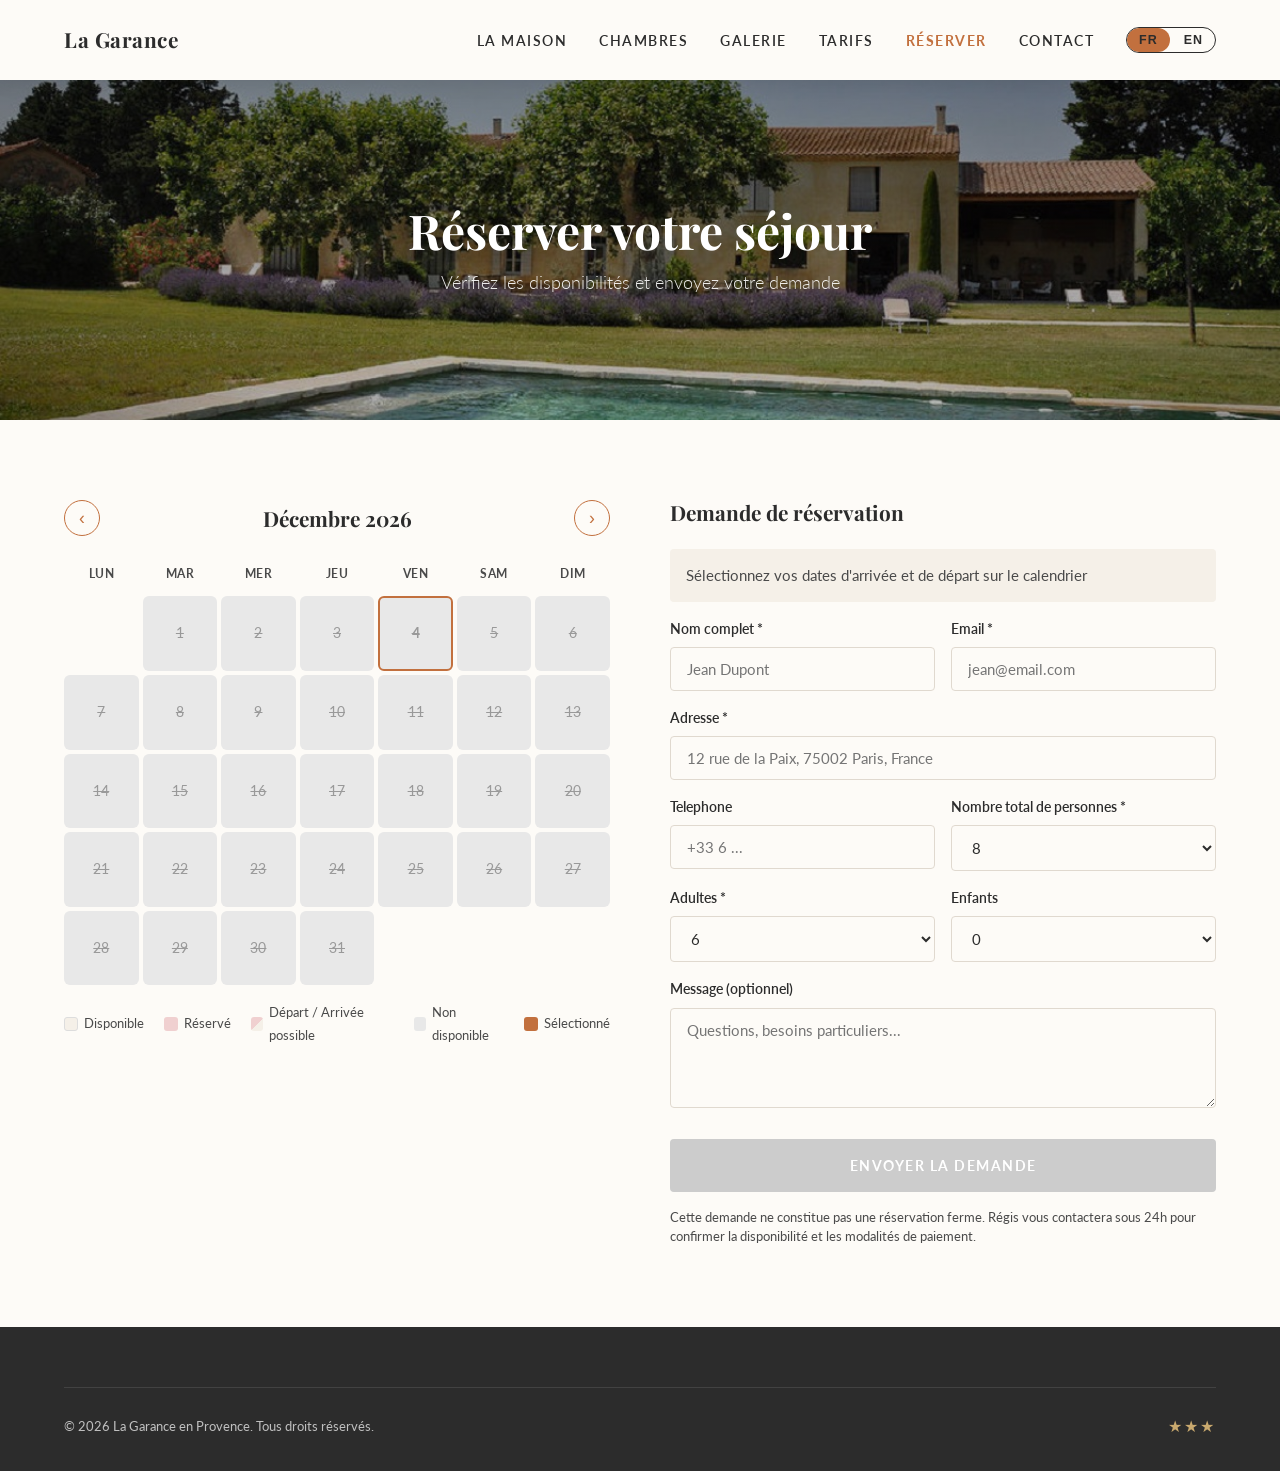
<file: booking.html>
<!DOCTYPE html>
<html lang="fr">
<head>
  <meta charset="UTF-8">
  <meta name="viewport" content="width=device-width, initial-scale=1.0">
  <title>Réserver — La Garance en Provence</title>
  <meta name="description" content="Réservez votre séjour à La Garance en Provence. Vérifiez les disponibilités et envoyez votre demande de réservation. 6 chambres, piscine, Le Thor, Vaucluse.">
  <link rel="canonical" href="https://www.garance-provence.com/booking.html">
  <meta property="og:title" content="Réserver — La Garance en Provence">
  <meta property="og:description" content="Vérifiez les disponibilités et réservez votre séjour en Provence. 6 chambres, piscine à débordement, entre Avignon et le Luberon.">
  <meta property="og:type" content="website">
  <meta property="og:url" content="https://www.garance-provence.com/booking.html">
  <meta property="og:image" content="https://www.garance-provence.com/images/garance_01.jpg">
  <meta name="twitter:card" content="summary_large_image">
  <meta name="twitter:title" content="Réserver — La Garance en Provence">
  <meta name="twitter:image" content="https://www.garance-provence.com/images/garance_01.jpg">

  <!-- Fonts -->
  <link rel="preconnect" href="https://fonts.googleapis.com">
  <link rel="preconnect" href="https://fonts.gstatic.com" crossorigin>
  <link href="https://fonts.googleapis.com/css2?family=Playfair+Display:ital,wght@0,400;0,700;1,400&family=Lato:wght@300;400;700&display=swap" rel="stylesheet">

  <link rel="icon" href="data:image/svg+xml,<svg xmlns='http://www.w3.org/2000/svg' viewBox='0 0 100 100'><text y='.9em' font-size='90'>🏡</text></svg>">

  <link rel="stylesheet" href="styles.css">
  <style>
    /* ---- Booking page overrides ---- */
    .booking-hero {
      background: linear-gradient(to bottom, rgba(0,0,0,0.45), rgba(0,0,0,0.25)),
                  url('images/garance_03.jpg') center/cover no-repeat;
      height: 340px;
      display: flex;
      align-items: center;
      justify-content: center;
      text-align: center;
      color: #fff;
      margin-top: var(--header-h);
    }
    .booking-hero h1 { font-size: clamp(2rem, 4vw, 3rem); margin-bottom: 8px; }
    .booking-hero p { font-size: 1.1rem; font-weight: 300; opacity: 0.9; }

    .booking-section { padding: 80px 0; }
    .booking-grid {
      display: grid;
      grid-template-columns: 1fr 1fr;
      gap: 60px;
      align-items: start;
    }

    /* Calendar */
    .cal-header {
      display: flex;
      align-items: center;
      justify-content: space-between;
      margin-bottom: 20px;
    }
    .cal-header h3 {
      font-family: var(--font-serif);
      font-size: 1.3rem;
      min-width: 200px;
      text-align: center;
    }
    .cal-nav {
      background: none;
      border: 1.5px solid var(--terracotta);
      color: var(--terracotta);
      width: 36px;
      height: 36px;
      border-radius: 50%;
      cursor: pointer;
      font-size: 1.1rem;
      display: flex;
      align-items: center;
      justify-content: center;
      transition: all var(--transition);
    }
    .cal-nav:hover { background: var(--terracotta); color: #fff; }

    .cal-grid {
      display: grid;
      grid-template-columns: repeat(7, 1fr);
      gap: 4px;
      text-align: center;
    }
    .cal-day-label {
      font-size: 0.75rem;
      font-weight: 700;
      color: var(--charcoal-lt);
      text-transform: uppercase;
      letter-spacing: 0.5px;
      padding: 8px 0;
    }
    .cal-day {
      aspect-ratio: 1;
      display: flex;
      align-items: center;
      justify-content: center;
      font-size: 0.9rem;
      border-radius: 6px;
      cursor: pointer;
      transition: all 0.2s;
      position: relative;
    }
    .cal-day:hover:not(.booked):not(.unavailable):not(.empty):not(.past) {
      background: var(--cream);
    }
    .cal-day.empty { cursor: default; }
    .cal-day.past { color: #ccc; cursor: default; }
    .cal-day.booked {
      background: #f0d0d0;
      color: #a04040;
      cursor: not-allowed;
      font-weight: 600;
    }
    .cal-day.unavailable {
      background: #e8e8e8;
      color: #999;
      cursor: not-allowed;
      text-decoration: line-through;
    }
    .cal-day.checkout {
      background: linear-gradient(135deg, #f0d0d0 50%, var(--cream) 50%);
      color: #666;
      cursor: pointer;
      font-weight: 600;
    }
    .cal-day.selected {
      background: var(--terracotta);
      color: #fff;
      font-weight: 700;
    }
    .cal-day.in-range {
      background: var(--terracotta-lt);
      color: #fff;
    }
    .cal-day.today {
      border: 2px solid var(--terracotta);
      font-weight: 700;
    }

    .cal-legend {
      display: flex;
      gap: 20px;
      margin-top: 16px;
      font-size: 0.82rem;
      color: var(--charcoal-lt);
    }
    .cal-legend span { display: flex; align-items: center; gap: 6px; }
    .cal-legend-dot {
      width: 14px;
      height: 14px;
      border-radius: 3px;
      display: inline-block;
    }
    .cal-legend-dot.avail { background: var(--cream); border: 1px solid #ddd; }
    .cal-legend-dot.booked { background: #f0d0d0; }
    .cal-legend-dot.unavail { background: #e8e8e8; }
    .cal-legend-dot.checkout { background: linear-gradient(135deg, #f0d0d0 50%, var(--cream) 50%); }
    .cal-legend-dot.selected { background: var(--terracotta); }

    /* Price summary */
    .price-summary {
      background: var(--cream);
      border-radius: 8px;
      padding: 24px;
      margin-top: 24px;
    }
    .price-summary h4 {
      font-family: var(--font-serif);
      margin-bottom: 16px;
      font-size: 1.1rem;
    }
    .price-line {
      display: flex;
      justify-content: space-between;
      padding: 6px 0;
      font-size: 0.92rem;
      color: var(--charcoal-lt);
    }
    .price-line.total {
      border-top: 2px solid var(--terracotta-lt);
      margin-top: 8px;
      padding-top: 12px;
      font-weight: 700;
      font-size: 1.1rem;
      color: var(--charcoal);
    }

    /* Booking form */
    .booking-form-section { margin-top: 0; }
    .booking-form-section h3 {
      font-family: var(--font-serif);
      font-size: 1.3rem;
      margin-bottom: 24px;
    }

    .booking-form label {
      display: block;
      font-size: 0.85rem;
      font-weight: 600;
      margin-bottom: 6px;
      color: var(--charcoal);
    }
    .booking-form input,
    .booking-form select,
    .booking-form textarea {
      width: 100%;
      padding: 12px 16px;
      border: 1.5px solid #e0d9cf;
      border-radius: 4px;
      font-family: var(--font-sans);
      font-size: 0.95rem;
      color: var(--charcoal);
      background: var(--warm-white);
      margin-bottom: 16px;
      transition: border-color var(--transition);
    }
    .booking-form input:focus,
    .booking-form select:focus,
    .booking-form textarea:focus {
      outline: none;
      border-color: var(--terracotta);
    }
    .booking-form textarea { resize: vertical; min-height: 100px; }

    .form-row-2 {
      display: grid;
      grid-template-columns: 1fr 1fr;
      gap: 16px;
    }

    .date-display {
      background: var(--cream);
      padding: 14px 16px;
      border-radius: 4px;
      font-size: 0.92rem;
      margin-bottom: 16px;
      color: var(--charcoal-lt);
      min-height: 48px;
    }
    .date-display strong { color: var(--charcoal); }

    .btn-book {
      display: block;
      width: 100%;
      padding: 16px;
      background: var(--terracotta);
      color: #fff;
      border: 2px solid var(--terracotta);
      font-family: var(--font-sans);
      font-size: 0.9rem;
      font-weight: 700;
      letter-spacing: 1.5px;
      text-transform: uppercase;
      cursor: pointer;
      border-radius: 4px;
      transition: all var(--transition);
      margin-top: 8px;
    }
    .btn-book:hover { background: var(--terracotta-dk); border-color: var(--terracotta-dk); }
    .btn-book:disabled {
      background: #ccc;
      border-color: #ccc;
      cursor: not-allowed;
    }

    .booking-success {
      background: #e8f5e9;
      border: 1px solid #a5d6a7;
      border-radius: 8px;
      padding: 24px;
      text-align: center;
      display: none;
    }
    .booking-success h3 { color: #2e7d32; margin-bottom: 8px; }
    .booking-success p { color: #4a4a4a; }
    .booking-success .booking-ref { font-size: 1.3rem; font-weight: 700; color: var(--terracotta); margin: 12px 0; }

    .booking-note {
      font-size: 0.82rem;
      color: var(--charcoal-lt);
      margin-top: 16px;
      line-height: 1.5;
    }

    @media (max-width: 768px) {
      .booking-grid { grid-template-columns: 1fr; gap: 40px; }
      .booking-hero { height: 260px; }
      .form-row-2 { grid-template-columns: 1fr; }
    }
  </style>
</head>
<body>

  <!-- HEADER (same as main site) -->
  <header class="site-header scrolled">
    <nav class="nav-inner">
      <a href="/" class="nav-logo" style="color:var(--charcoal)">La Garance</a>
      <ul class="nav-links">
        <li><a href="/#about" style="color:var(--charcoal)" data-i18n="nav_about">La Maison</a></li>
        <li><a href="/#rooms" style="color:var(--charcoal)" data-i18n="nav_rooms">Chambres</a></li>
        <li><a href="/#gallery" style="color:var(--charcoal)" data-i18n="nav_gallery">Galerie</a></li>
        <li><a href="/#pricing" style="color:var(--charcoal)" data-i18n="nav_pricing">Tarifs</a></li>
        <li><a href="/booking" style="color:var(--terracotta);font-weight:700" data-i18n="nav_booking">Réserver</a></li>
        <li><a href="/#contact" style="color:var(--charcoal)" data-i18n="nav_contact">Contact</a></li>
        <li>
          <div class="lang-toggle" style="border-color:var(--charcoal)">
            <button class="lang-btn active" data-lang="fr" style="color:var(--charcoal)">FR</button>
            <button class="lang-btn" data-lang="en" style="color:var(--charcoal)">EN</button>
          </div>
        </li>
      </ul>
      <button class="nav-hamburger" aria-label="Menu">
        <span style="background:var(--charcoal)"></span>
        <span style="background:var(--charcoal)"></span>
        <span style="background:var(--charcoal)"></span>
      </button>
    </nav>
  </header>

  <!-- HERO -->
  <div class="booking-hero">
    <div>
      <h1 data-i18n="bk_title">Réserver votre séjour</h1>
      <p data-i18n="bk_subtitle">Vérifiez les disponibilités et envoyez votre demande</p>
    </div>
  </div>

  <!-- MAIN CONTENT -->
  <section class="booking-section">
    <div class="container">
      <div class="booking-grid">

        <!-- LEFT: Calendar + Price -->
        <div>
          <div id="calendar-widget">
            <div class="cal-header">
              <button class="cal-nav" id="cal-prev">&#8249;</button>
              <h3 id="cal-title"></h3>
              <button class="cal-nav" id="cal-next">&#8250;</button>
            </div>
            <div class="cal-grid" id="cal-grid"></div>
            <div class="cal-legend">
              <span><span class="cal-legend-dot avail"></span> <span data-i18n="bk_available">Disponible</span></span>
              <span><span class="cal-legend-dot booked"></span> <span data-i18n="bk_booked">Réservé</span></span>
              <span><span class="cal-legend-dot checkout"></span> <span data-i18n="bk_checkout_avail">Départ / Arrivée possible</span></span>
              <span><span class="cal-legend-dot unavail"></span> <span data-i18n="bk_unavailable">Non disponible</span></span>
              <span><span class="cal-legend-dot selected"></span> <span data-i18n="bk_selected">Sélectionné</span></span>
            </div>
          </div>

          <div class="price-summary" id="price-summary" style="display:none">
            <h4 data-i18n="bk_estimate">Estimation tarifaire</h4>
            <div class="price-line">
              <span data-i18n="bk_accom">Hébergement</span>
              <span id="price-accom">—</span>
            </div>
            <div class="price-line">
              <span data-i18n="bk_cleaning">Ménage</span>
              <span id="price-cleaning">250 €</span>
            </div>
            <div class="price-line">
              <span data-i18n="bk_taxe">Taxe de séjour</span>
              <span id="price-taxe">—</span>
            </div>
            <div class="price-line total">
              <span>Total</span>
              <span id="price-total">—</span>
            </div>
          </div>
        </div>

        <!-- RIGHT: Form -->
        <div class="booking-form-section">
          <h3 data-i18n="bk_form_title">Demande de réservation</h3>

          <div class="date-display" id="date-display">
            <span data-i18n="bk_select_dates">Sélectionnez vos dates d'arrivée et de départ sur le calendrier</span>
          </div>

          <form class="booking-form" id="booking-form">
            <div class="form-row-2">
              <div>
                <label data-i18n="bk_name">Nom complet *</label>
                <input type="text" name="guest_name" required placeholder="Jean Dupont">
              </div>
              <div>
                <label data-i18n="bk_email">Email *</label>
                <input type="email" name="guest_email" required placeholder="jean@email.com">
              </div>
            </div>

            <label data-i18n="bk_address">Adresse *</label>
            <input type="text" name="guest_address" required data-i18n="bk_ph_address" placeholder="12 rue de la Paix, 75002 Paris, France">

            <div class="form-row-2">
              <div>
                <label data-i18n="bk_phone">Téléphone</label>
                <input type="tel" name="guest_phone" placeholder="+33 6 ...">
              </div>
              <div>
                <label data-i18n="bk_guests">Nombre total de personnes *</label>
                <select name="num_guests" required>
                  <option value="2">2</option>
                  <option value="4">4</option>
                  <option value="6">6</option>
                  <option value="8" selected>8</option>
                  <option value="10">10</option>
                  <option value="12">12</option>
                </select>
              </div>
            </div>

            <div class="form-row-2">
              <div>
                <label data-i18n="bk_adults">Adultes *</label>
                <select name="num_adults" required>
                  <option value="2">2</option>
                  <option value="4">4</option>
                  <option value="6" selected>6</option>
                  <option value="8">8</option>
                  <option value="10">10</option>
                  <option value="12">12</option>
                </select>
              </div>
              <div>
                <label data-i18n="bk_children">Enfants</label>
                <select name="num_children">
                  <option value="0" selected>0</option>
                  <option value="1">1</option>
                  <option value="2">2</option>
                  <option value="3">3</option>
                  <option value="4">4</option>
                  <option value="5">5</option>
                  <option value="6">6</option>
                </select>
              </div>
            </div>

            <label data-i18n="bk_message">Message (optionnel)</label>
            <textarea name="message" rows="4" data-i18n="bk_ph_message" placeholder="Questions, besoins particuliers..."></textarea>

            <button type="submit" class="btn-book" id="btn-book" disabled data-i18n="bk_submit">Envoyer la demande</button>

            <p class="booking-note" data-i18n="bk_note">
              Cette demande ne constitue pas une réservation ferme. Régis vous contactera sous 24h pour confirmer la disponibilité et les modalités de paiement.
            </p>
          </form>

          <div class="booking-success" id="booking-success">
            <h3 data-i18n="bk_success_title">Demande envoyée !</h3>
            <p data-i18n="bk_success_p1">Votre demande a bien été enregistrée.</p>
            <div class="booking-ref" id="booking-ref"></div>
            <p data-i18n="bk_success_p2">Régis vous contactera sous 24h pour confirmer votre réservation.</p>
          </div>
        </div>

      </div>
    </div>
  </section>

  <!-- FOOTER -->
  <footer class="site-footer">
    <div class="container">
      <div class="footer-bottom">
        <span data-i18n="footer_copy">© 2026 La Garance en Provence. Tous droits réservés.</span>
        <span class="footer-stars">★★★</span>
      </div>
    </div>
  </footer>

  <script>
  (function() {
    'use strict';

    // ---- Config (STATIC MODE — no backend needed) ----
    // Blocked date ranges: update this list when bookings change
    // Booked = reserved by guests (to = checkout day, available for new check-in)
    const BOOKED_RANGES = [
      { from: '2026-06-27', to: '2026-07-04' },  // Carter
      { from: '2026-07-18', to: '2026-07-25' },  // Jault
      { from: '2026-07-25', to: '2026-09-05' },  // De Graaf
    ];
    // Checkout days = half-day (departure morning, available for check-in evening)
    // Days where a transition happens: available as check-in OR check-out
    const CHECKOUT_DATES = new Set(['2026-07-04', '2026-07-18']);
    // Unavailable = property not available (not rented out)
    const UNAVAILABLE_RANGES = [
      { from: '2026-01-01', to: '2026-06-27' },  // Hors saison
      { from: '2026-09-05', to: '2026-12-31' },  // Hors saison
    ];

    // Weekly rates by month
    const WEEKLY_RATES = {
      1: 6500, 2: 6500, 3: 6500, 4: 6500, 5: 6500,
      6: 7150, 7: 7650, 8: 7650, 9: 7150,
      10: 6500, 11: 6500, 12: 6500,
    };

    // Contact email for form submissions
    const CONTACT_EMAIL = atob('Y29udGFjdEBnYXJhbmNlLXByb3ZlbmNlLmNvbQ==');

    const MONTH_NAMES = {
      fr: ['Janvier','Février','Mars','Avril','Mai','Juin','Juillet','Août','Septembre','Octobre','Novembre','Décembre'],
      en: ['January','February','March','April','May','June','July','August','September','October','November','December'],
    };
    const DAY_LABELS = {
      fr: ['Lun','Mar','Mer','Jeu','Ven','Sam','Dim'],
      en: ['Mon','Tue','Wed','Thu','Fri','Sat','Sun'],
    };

    // ---- Translations ----
    const T = {
      fr: {
        nav_about: 'La Maison', nav_rooms: 'Chambres', nav_gallery: 'Galerie',
        nav_pricing: 'Tarifs', nav_booking: 'Réserver', nav_contact: 'Contact',
        bk_title: 'Réserver votre séjour',
        bk_subtitle: 'Vérifiez les disponibilités et envoyez votre demande',
        bk_available: 'Disponible', bk_booked: 'Réservé', bk_unavailable: 'Non disponible', bk_selected: 'Sélectionné',
        bk_estimate: 'Estimation tarifaire',
        bk_accom: 'Hébergement', bk_cleaning: 'Ménage', bk_taxe: 'Taxe de séjour',
        bk_form_title: 'Demande de réservation',
        bk_select_dates: "Sélectionnez vos dates d'arrivée et de départ sur le calendrier",
        bk_name: 'Nom complet *', bk_email: 'Email *', bk_address: 'Adresse *', bk_ph_address: '12 rue de la Paix, 75002 Paris, France', bk_phone: 'Telephone',
        bk_guests: 'Nombre total de personnes *', bk_adults: 'Adultes *', bk_children: 'Enfants',
        bk_message: 'Message (optionnel)',
        bk_ph_message: 'Questions, besoins particuliers...',
        bk_submit: 'Envoyer la demande',
        bk_note: "Cette demande ne constitue pas une réservation ferme. Régis vous contactera sous 24h pour confirmer la disponibilité et les modalités de paiement.",
        bk_success_title: 'Demande envoyée !',
        bk_success_p1: 'Votre demande a bien été enregistrée.',
        bk_success_p2: 'Régis vous contactera sous 24h pour confirmer votre réservation.',
        bk_checkin: 'Arrivée', bk_checkout: 'Départ', bk_nights: 'nuits',
        bk_err_booked: 'Certaines dates sélectionnées sont déjà réservées.',
        bk_err_server: 'Erreur serveur. Veuillez réessayer.',
        footer_copy: '© 2026 La Garance en Provence. Tous droits réservés.',
      },
      en: {
        nav_about: 'The House', nav_rooms: 'Rooms', nav_gallery: 'Gallery',
        nav_pricing: 'Rates', nav_booking: 'Book', nav_contact: 'Contact',
        bk_title: 'Book your stay',
        bk_subtitle: 'Check availability and send your request',
        bk_available: 'Available', bk_booked: 'Booked', bk_unavailable: 'Unavailable', bk_selected: 'Selected',
        bk_estimate: 'Price estimate',
        bk_accom: 'Accommodation', bk_cleaning: 'Cleaning', bk_taxe: 'Tourist tax',
        bk_form_title: 'Booking request',
        bk_select_dates: 'Select your check-in and check-out dates on the calendar',
        bk_name: 'Full name *', bk_email: 'Email *', bk_address: 'Address *', bk_ph_address: '12 Peace Street, 75002 Paris, France', bk_phone: 'Phone',
        bk_guests: 'Total guests *', bk_adults: 'Adults *', bk_children: 'Children',
        bk_message: 'Message (optional)',
        bk_ph_message: 'Questions, special requirements...',
        bk_submit: 'Send request',
        bk_note: "This request is not a confirmed booking. Régis will contact you within 24 hours to confirm availability and payment details.",
        bk_success_title: 'Request sent!',
        bk_success_p1: 'Your request has been recorded.',
        bk_success_p2: 'Régis will contact you within 24 hours to confirm your booking.',
        bk_checkin: 'Check-in', bk_checkout: 'Check-out', bk_nights: 'nights',
        bk_err_booked: 'Some selected dates are already booked.',
        bk_err_server: 'Server error. Please try again.',
        footer_copy: '© 2026 La Garance en Provence. All rights reserved.',
      },
    };

    let lang = localStorage.getItem('garance-lang') || 'fr';
    let currentYear, currentMonth;
    let bookedDates = new Set();
    let unavailableDates = new Set();
    let checkIn = null, checkOut = null;
    let weeklyRate = 3000;

    const today = new Date();
    currentYear = today.getFullYear();
    currentMonth = today.getMonth() + 1;

    // ---- Init ----
    document.addEventListener('DOMContentLoaded', () => {
      setupLang();
      renderCalendar();
      setupForm();
      setupMobileMenu();
    });

    // ---- Language ----
    function setupLang() {
      document.querySelectorAll('.lang-btn').forEach(btn => {
        btn.addEventListener('click', () => {
          lang = btn.dataset.lang;
          localStorage.setItem('garance-lang', lang);
          applyTranslations();
          updateLangBtns();
          renderCalendar();
        });
      });
      applyTranslations();
      updateLangBtns();
    }

    function updateLangBtns() {
      document.querySelectorAll('.lang-btn').forEach(b =>
        b.classList.toggle('active', b.dataset.lang === lang));
    }

    function applyTranslations() {
      const t = T[lang];
      document.querySelectorAll('[data-i18n]').forEach(el => {
        const k = el.getAttribute('data-i18n');
        if (t[k] !== undefined) {
          if (el.tagName === 'INPUT' || el.tagName === 'TEXTAREA') el.placeholder = t[k];
          else el.innerHTML = t[k];
        }
      });
      document.documentElement.lang = lang;
    }

    // ---- Calendar ----
    function renderCalendar() {
      const grid = document.getElementById('cal-grid');
      const title = document.getElementById('cal-title');
      title.textContent = `${MONTH_NAMES[lang][currentMonth - 1]} ${currentYear}`;

      // Build booked & unavailable dates from static ranges
      bookedDates = new Set();
      unavailableDates = new Set();
      weeklyRate = WEEKLY_RATES[currentMonth] || 6500;
      const daysInMonth = new Date(currentYear, currentMonth, 0).getDate();
      const monthStart = `${currentYear}-${String(currentMonth).padStart(2,'0')}-01`;
      const monthEnd = `${currentYear}-${String(currentMonth).padStart(2,'0')}-${String(daysInMonth).padStart(2,'0')}`;

      function fillDates(ranges, targetSet) {
        ranges.forEach(range => {
          if (range.to < monthStart || range.from > monthEnd) return;
          const start = new Date(Math.max(new Date(range.from), new Date(monthStart)));
          const end = new Date(Math.min(new Date(range.to), new Date(monthEnd)));
          for (let d = new Date(start); d <= end; d.setDate(d.getDate() + 1)) {
            targetSet.add(d.toISOString().slice(0, 10));
          }
        });
      }
      fillDates(BOOKED_RANGES, bookedDates);
      fillDates(UNAVAILABLE_RANGES, unavailableDates);
      // Remove checkout days from booked — they are available for check-in
      CHECKOUT_DATES.forEach(d => bookedDates.delete(d));

      // Build grid
      grid.innerHTML = '';

      // Day labels
      DAY_LABELS[lang].forEach(d => {
        const el = document.createElement('div');
        el.className = 'cal-day-label';
        el.textContent = d;
        grid.appendChild(el);
      });

      // First day of month (Monday=0)
      const firstDay = new Date(currentYear, currentMonth - 1, 1).getDay();
      const startOffset = (firstDay + 6) % 7; // Mon=0

      // Empty cells
      for (let i = 0; i < startOffset; i++) {
        const el = document.createElement('div');
        el.className = 'cal-day empty';
        grid.appendChild(el);
      }

      const todayStr = `${today.getFullYear()}-${String(today.getMonth()+1).padStart(2,'0')}-${String(today.getDate()).padStart(2,'0')}`;

      for (let d = 1; d <= daysInMonth; d++) {
        const dateStr = `${currentYear}-${String(currentMonth).padStart(2,'0')}-${String(d).padStart(2,'0')}`;
        const el = document.createElement('div');
        el.className = 'cal-day';
        el.textContent = d;
        el.dataset.date = dateStr;

        if (dateStr === todayStr) el.classList.add('today');
        if (dateStr < todayStr) el.classList.add('past');
        if (CHECKOUT_DATES.has(dateStr)) {
          el.classList.add('checkout');
        } else if (bookedDates.has(dateStr)) {
          el.classList.add('booked');
        }
        if (unavailableDates.has(dateStr) && !bookedDates.has(dateStr)) el.classList.add('unavailable');

        // Selection state
        if (checkIn === dateStr) el.classList.add('selected');
        if (checkOut === dateStr) el.classList.add('selected');
        if (checkIn && checkOut && dateStr > checkIn && dateStr < checkOut) el.classList.add('in-range');

        el.addEventListener('click', () => onDayClick(dateStr, el));
        grid.appendChild(el);
      }
    }

    function onDayClick(dateStr) {
      const el = document.querySelector(`[data-date="${dateStr}"]`);
      if (!el || el.classList.contains('past') || el.classList.contains('booked') || el.classList.contains('unavailable') || el.classList.contains('empty')) return;

      if (!checkIn || (checkIn && checkOut)) {
        // Start new selection
        checkIn = dateStr;
        checkOut = null;
      } else {
        // Set checkout
        if (dateStr <= checkIn) {
          checkIn = dateStr;
          checkOut = null;
        } else {
          // Check no booked dates in range
          let blocked = false;
          bookedDates.forEach(bd => {
            if (bd > checkIn && bd < dateStr) blocked = true;
          });
          if (blocked) {
            alert(T[lang].bk_err_booked);
            return;
          }
          checkOut = dateStr;
        }
      }

      updateSelection();
      renderCalendar();
    }

    function updateSelection() {
      const display = document.getElementById('date-display');
      const btn = document.getElementById('btn-book');
      const summary = document.getElementById('price-summary');

      if (checkIn && checkOut) {
        const ciDate = new Date(checkIn);
        const coDate = new Date(checkOut);
        const nights = Math.round((coDate - ciDate) / 86400000);
        const t = T[lang];

        const fmt = d => d.toLocaleDateString(lang === 'fr' ? 'fr-FR' : 'en-GB', { day: 'numeric', month: 'long', year: 'numeric' });
        display.innerHTML = `<strong>${t.bk_checkin}:</strong> ${fmt(ciDate)} &nbsp;→&nbsp; <strong>${t.bk_checkout}:</strong> ${fmt(coDate)} &nbsp;(${nights} ${t.bk_nights})`;

        // Price calc
        const weeks = nights / 7;
        const accom = weeklyRate * weeks;
        const cleaning = 250 * weeks;
        const adults = parseInt(document.querySelector('[name="num_adults"]').value) || 6;
        const taxe = adults * nights * 1.86;
        const total = accom + cleaning + taxe;

        document.getElementById('price-accom').textContent = `${Math.round(accom).toLocaleString()} €`;
        document.getElementById('price-cleaning').textContent = `${Math.round(cleaning).toLocaleString()} €`;
        document.getElementById('price-taxe').textContent = `${Math.round(taxe)} €`;
        document.getElementById('price-total').textContent = `${Math.round(total).toLocaleString()} €`;

        summary.style.display = 'block';
        btn.disabled = false;
      } else if (checkIn) {
        const ciDate = new Date(checkIn);
        const fmt = d => d.toLocaleDateString(lang === 'fr' ? 'fr-FR' : 'en-GB', { day: 'numeric', month: 'long', year: 'numeric' });
        display.innerHTML = `<strong>${T[lang].bk_checkin}:</strong> ${fmt(ciDate)} → <em>${lang === 'fr' ? 'choisissez la date de départ' : 'select check-out date'}</em>`;
        summary.style.display = 'none';
        btn.disabled = true;
      } else {
        display.innerHTML = `<span>${T[lang].bk_select_dates}</span>`;
        summary.style.display = 'none';
        btn.disabled = true;
      }
    }

    // Update price when adults change
    document.addEventListener('DOMContentLoaded', () => {
      document.querySelector('[name="num_adults"]')?.addEventListener('change', updateSelection);
    });

    // Nav buttons
    document.addEventListener('DOMContentLoaded', () => {
      document.getElementById('cal-prev').addEventListener('click', () => {
        currentMonth--;
        if (currentMonth < 1) { currentMonth = 12; currentYear--; }
        renderCalendar();
      });
      document.getElementById('cal-next').addEventListener('click', () => {
        currentMonth++;
        if (currentMonth > 12) { currentMonth = 1; currentYear++; }
        renderCalendar();
      });
    });

    // ---- Form (mailto — no backend needed) ----
    function setupForm() {
      const form = document.getElementById('booking-form');
      form.addEventListener('submit', (e) => {
        e.preventDefault();
        if (!checkIn || !checkOut) return;

        const name = form.guest_name.value;
        const email = form.guest_email.value;
        const phone = form.guest_phone.value || '-';
        const address = form.guest_address.value || '-';
        const guests = form.num_guests.value;
        const adults = form.num_adults.value;
        const children = form.num_children.value;
        const message = form.message.value || '-';

        const ciDate = new Date(checkIn);
        const coDate = new Date(checkOut);
        const nights = Math.round((coDate - ciDate) / 86400000);
        const weeks = nights / 7;
        const accom = weeklyRate * weeks;
        const cleaning = 250 * weeks;
        const taxe = parseInt(adults) * nights * 1.86;
        const total = accom + cleaning + taxe;

        const subject = encodeURIComponent(`Demande de reservation - ${name} - ${checkIn} au ${checkOut}`);
        const body = encodeURIComponent(
          `Nouvelle demande de reservation\n` +
          `================================\n\n` +
          `Nom: ${name}\n` +
          `Email: ${email}\n` +
          `Telephone: ${phone}\n` +
          `Adresse: ${address}\n\n` +
          `Arrivee: ${checkIn}\n` +
          `Depart: ${checkOut}\n` +
          `Nuits: ${nights}\n\n` +
          `Voyageurs: ${guests} (${adults} adultes, ${children} enfants)\n\n` +
          `Estimation:\n` +
          `  Hebergement: ${Math.round(accom)} EUR\n` +
          `  Menage: ${Math.round(cleaning)} EUR\n` +
          `  Taxe de sejour: ${Math.round(taxe)} EUR\n` +
          `  Total: ${Math.round(total)} EUR\n\n` +
          `Message: ${message}\n`
        );

        window.location.href = `mailto:${CONTACT_EMAIL}?subject=${subject}&body=${body}`;

        // Show success
        form.style.display = 'none';
        document.getElementById('booking-success').style.display = 'block';
        document.getElementById('booking-ref').textContent = '';
      });
    }

    // ---- Mobile menu ----
    function setupMobileMenu() {
      const hamburger = document.querySelector('.nav-hamburger');
      const navLinks = document.querySelector('.nav-links');
      hamburger?.addEventListener('click', () => {
        navLinks.classList.toggle('mobile-open');
        document.body.style.overflow = navLinks.classList.contains('mobile-open') ? 'hidden' : '';
      });
      navLinks?.querySelectorAll('a').forEach(link => {
        link.addEventListener('click', () => {
          navLinks.classList.remove('mobile-open');
          document.body.style.overflow = '';
        });
      });
    }

  })();
  </script>

</body>
</html>
</file>
<file: styles.css>
/* ============================================================
   La Garance en Provence — Stylesheet
   Color palette: Terracotta, Olive, Cream, Warm White
   ============================================================ */

/* --- CSS Custom Properties --- */
:root {
  --terracotta:    #C2703E;
  --terracotta-dk: #A85C32;
  --terracotta-lt: #D4956A;
  --olive:         #6B7C5E;
  --olive-dk:      #556349;
  --olive-lt:      #8A9C7C;
  --cream:         #F5F0E8;
  --warm-white:    #FDFBF7;
  --charcoal:      #2C2C2C;
  --charcoal-lt:   #4A4A4A;
  --gold:          #C9A96E;
  --gold-lt:       #DFC99A;

  --font-serif:  'Playfair Display', Georgia, 'Times New Roman', serif;
  --font-sans:   'Lato', 'Helvetica Neue', Arial, sans-serif;

  --header-h:    80px;
  --section-pad: 100px;
  --max-w:       1200px;
  --transition:  0.35s cubic-bezier(0.25, 0.46, 0.45, 0.94);
}

/* --- Reset & Base --- */
*, *::before, *::after { box-sizing: border-box; margin: 0; padding: 0; }

html {
  scroll-behavior: smooth;
  font-size: 16px;
  -webkit-font-smoothing: antialiased;
  -moz-osx-font-smoothing: grayscale;
}

body {
  font-family: var(--font-sans);
  color: var(--charcoal);
  background: var(--warm-white);
  line-height: 1.7;
  overflow-x: hidden;
}

img { max-width: 100%; height: auto; display: block; }
a { color: var(--terracotta); text-decoration: none; transition: color var(--transition); }
a:hover { color: var(--terracotta-dk); }

.container { max-width: var(--max-w); margin: 0 auto; padding: 0 24px; }

/* --- Typography --- */
h1, h2, h3, h4 { font-family: var(--font-serif); font-weight: 700; line-height: 1.2; }
h1 { font-size: clamp(2.4rem, 5vw, 4rem); }
h2 { font-size: clamp(1.8rem, 3.5vw, 2.6rem); }
h3 { font-size: clamp(1.2rem, 2vw, 1.5rem); }

.section-title {
  text-align: center;
  margin-bottom: 16px;
  color: var(--charcoal);
}

.section-subtitle {
  text-align: center;
  color: var(--charcoal-lt);
  font-size: 1.1rem;
  max-width: 640px;
  margin: 0 auto 60px;
}

.section-divider {
  width: 60px;
  height: 3px;
  background: var(--terracotta);
  margin: 20px auto 24px;
  border: none;
}

/* --- Animations --- */
.reveal {
  opacity: 0;
  transform: translateY(32px);
  transition: opacity 0.8s ease, transform 0.8s ease;
}
.reveal.visible {
  opacity: 1;
  transform: translateY(0);
}

/* --- Header / Nav --- */
.site-header {
  position: fixed;
  top: 0;
  left: 0;
  width: 100%;
  height: var(--header-h);
  z-index: 1000;
  transition: background var(--transition), box-shadow var(--transition);
}

.site-header.scrolled {
  background: rgba(253, 251, 247, 0.97);
  box-shadow: 0 2px 20px rgba(0,0,0,0.08);
  backdrop-filter: blur(10px);
}

.nav-inner {
  max-width: var(--max-w);
  margin: 0 auto;
  padding: 0 24px;
  height: 100%;
  display: flex;
  align-items: center;
  justify-content: space-between;
}

.nav-logo {
  font-family: var(--font-serif);
  font-size: 1.3rem;
  font-weight: 700;
  color: var(--warm-white);
  letter-spacing: 0.5px;
  transition: color var(--transition);
}

.site-header.scrolled .nav-logo { color: var(--charcoal); }

.nav-links {
  display: flex;
  list-style: none;
  gap: 32px;
  align-items: center;
}

.nav-links a {
  font-size: 0.88rem;
  font-weight: 600;
  text-transform: uppercase;
  letter-spacing: 1.5px;
  color: var(--warm-white);
  position: relative;
  padding-bottom: 4px;
  transition: color var(--transition);
}

.site-header.scrolled .nav-links a { color: var(--charcoal); }

/* Booking nav highlight */
.nav-book-btn {
  background: var(--terracotta) !important;
  color: #fff !important;
  padding: 8px 18px !important;
  border-radius: 4px !important;
  letter-spacing: 1px !important;
}
.nav-book-btn:hover {
  background: var(--terracotta-dk) !important;
}

.nav-links a::after {
  content: '';
  position: absolute;
  bottom: 0;
  left: 0;
  width: 0;
  height: 2px;
  background: var(--terracotta);
  transition: width var(--transition);
}
.nav-links a:hover::after,
.nav-links a.active::after { width: 100%; }

/* Language toggle */
.lang-toggle {
  display: flex;
  gap: 2px;
  border: 1.5px solid var(--warm-white);
  border-radius: 20px;
  overflow: hidden;
  transition: border-color var(--transition);
}

.site-header.scrolled .lang-toggle { border-color: var(--charcoal); }

.lang-btn {
  background: none;
  border: none;
  padding: 5px 12px;
  font-size: 0.78rem;
  font-weight: 700;
  letter-spacing: 1px;
  cursor: pointer;
  color: var(--warm-white);
  transition: all var(--transition);
}

.site-header.scrolled .lang-btn { color: var(--charcoal); }

.lang-btn.active {
  background: var(--terracotta);
  color: #fff;
  border-radius: 18px;
}

/* Hamburger */
.nav-hamburger {
  display: none;
  flex-direction: column;
  gap: 5px;
  cursor: pointer;
  padding: 8px;
  background: none;
  border: none;
}

.nav-hamburger span {
  width: 24px;
  height: 2px;
  background: var(--warm-white);
  transition: all var(--transition);
}

.site-header.scrolled .nav-hamburger span { background: var(--charcoal); }

/* --- HERO --- */
.hero {
  position: relative;
  height: 100vh;
  min-height: 700px;
  display: flex;
  align-items: center;
  justify-content: center;
  text-align: center;
  overflow: hidden;
}

.hero-bg {
  position: absolute;
  inset: 0;
  background:
    linear-gradient(to bottom, rgba(0,0,0,0.25) 0%, rgba(0,0,0,0.10) 40%, rgba(0,0,0,0.40) 100%),
    url('images/garance_03.jpg') center/cover no-repeat;
  transform: scale(1.05);
  transition: transform 12s ease-out;
}

.hero.loaded .hero-bg { transform: scale(1); }

.hero-content {
  position: relative;
  z-index: 2;
  color: #fff;
  padding: 0 24px;
}

.hero-tag {
  font-family: var(--font-sans);
  font-size: 0.85rem;
  font-weight: 600;
  letter-spacing: 4px;
  text-transform: uppercase;
  margin-bottom: 20px;
  opacity: 0;
  animation: fadeUp 1s 0.3s forwards;
}

.hero h1 {
  font-size: clamp(2.8rem, 6vw, 5rem);
  margin-bottom: 20px;
  opacity: 0;
  animation: fadeUp 1s 0.5s forwards;
}

.hero-sub {
  font-size: 1.2rem;
  font-weight: 300;
  max-width: 560px;
  margin: 0 auto 40px;
  opacity: 0;
  animation: fadeUp 1s 0.7s forwards;
}

.hero-cta {
  display: inline-block;
  padding: 16px 42px;
  border: 2px solid #fff;
  color: #fff;
  font-size: 0.85rem;
  font-weight: 700;
  letter-spacing: 2px;
  text-transform: uppercase;
  border-radius: 0;
  transition: all var(--transition);
  opacity: 0;
  animation: fadeUp 1s 0.9s forwards;
}

.hero-cta:hover {
  background: var(--terracotta);
  border-color: var(--terracotta);
  color: #fff;
}

.scroll-indicator {
  position: absolute;
  bottom: 36px;
  left: 50%;
  transform: translateX(-50%);
  z-index: 2;
  opacity: 0;
  animation: fadeIn 1s 1.5s forwards;
}

.scroll-indicator span {
  display: block;
  width: 24px;
  height: 38px;
  border: 2px solid rgba(255,255,255,0.6);
  border-radius: 12px;
  position: relative;
}

.scroll-indicator span::after {
  content: '';
  position: absolute;
  top: 6px;
  left: 50%;
  width: 4px;
  height: 8px;
  margin-left: -2px;
  background: #fff;
  border-radius: 2px;
  animation: scrollBounce 2s infinite;
}

@keyframes fadeUp {
  from { opacity: 0; transform: translateY(24px); }
  to   { opacity: 1; transform: translateY(0); }
}

@keyframes fadeIn {
  from { opacity: 0; }
  to   { opacity: 1; }
}

@keyframes scrollBounce {
  0%, 100% { transform: translateY(0); opacity: 1; }
  50%      { transform: translateY(12px); opacity: 0.3; }
}

/* --- ABOUT --- */
.about {
  padding: var(--section-pad) 0;
  background: var(--warm-white);
}

.about-grid {
  display: grid;
  grid-template-columns: 1fr 1fr;
  gap: 60px;
  align-items: center;
}

.about-image {
  border-radius: 4px;
  overflow: hidden;
  position: relative;
}

.about-image img {
  width: 100%;
  height: 480px;
  object-fit: cover;
  transition: transform 0.8s ease;
}

.about-image:hover img { transform: scale(1.03); }

.about-image::after {
  content: '';
  position: absolute;
  top: 20px;
  left: 20px;
  right: -20px;
  bottom: -20px;
  border: 2px solid var(--terracotta-lt);
  border-radius: 4px;
  z-index: -1;
}

.about-text h2 { margin-bottom: 12px; }

.about-text .section-divider {
  margin: 16px 0 24px;
}

.about-text p {
  margin-bottom: 16px;
  color: var(--charcoal-lt);
}

.about-features {
  display: grid;
  grid-template-columns: 1fr 1fr;
  gap: 16px;
  margin-top: 28px;
}

.about-feature {
  display: flex;
  align-items: center;
  gap: 10px;
  font-size: 0.95rem;
  font-weight: 500;
}

.about-feature .icon {
  width: 36px;
  height: 36px;
  background: var(--cream);
  border-radius: 50%;
  display: flex;
  align-items: center;
  justify-content: center;
  flex-shrink: 0;
  font-size: 1rem;
}

/* --- ROOMS --- */
.rooms {
  padding: var(--section-pad) 0;
  background: var(--cream);
}

.rooms-grid {
  display: grid;
  grid-template-columns: repeat(3, 1fr);
  gap: 28px;
}

.room-card {
  background: var(--warm-white);
  border-radius: 6px;
  overflow: hidden;
  box-shadow: 0 4px 20px rgba(0,0,0,0.06);
  transition: transform var(--transition), box-shadow var(--transition);
}

.room-card:hover {
  transform: translateY(-6px);
  box-shadow: 0 12px 40px rgba(0,0,0,0.10);
}

.room-card-img {
  height: 240px;
  overflow: hidden;
}

.room-card-img img {
  width: 100%;
  height: 100%;
  object-fit: cover;
  transition: transform 0.6s ease;
}

.room-card:hover .room-card-img img { transform: scale(1.06); }

.room-card-body {
  padding: 24px;
}

.room-card-body h3 {
  margin-bottom: 8px;
  color: var(--charcoal);
}

.room-card-body p {
  color: var(--charcoal-lt);
  font-size: 0.92rem;
  margin-bottom: 16px;
}

.room-tag {
  display: inline-block;
  padding: 4px 12px;
  background: var(--cream);
  color: var(--olive);
  font-size: 0.78rem;
  font-weight: 600;
  letter-spacing: 0.5px;
  border-radius: 3px;
  margin-right: 6px;
  margin-bottom: 4px;
}

/* --- AMENITIES --- */
.amenities {
  padding: var(--section-pad) 0;
  background: var(--warm-white);
}

.amenities-grid {
  display: grid;
  grid-template-columns: repeat(4, 1fr);
  gap: 32px;
  text-align: center;
}

.amenity-item {
  padding: 32px 16px;
  border-radius: 6px;
  transition: background var(--transition);
}

.amenity-item:hover { background: var(--cream); }

.amenity-icon {
  width: 56px;
  height: 56px;
  margin: 0 auto 16px;
  background: var(--cream);
  border-radius: 50%;
  display: flex;
  align-items: center;
  justify-content: center;
  font-size: 1.5rem;
  transition: background var(--transition), transform var(--transition);
}

.amenity-item:hover .amenity-icon {
  background: var(--terracotta);
  transform: scale(1.1);
}

.amenity-item:hover .amenity-icon svg { stroke: #fff; }

.amenity-icon svg {
  width: 26px;
  height: 26px;
  stroke: var(--terracotta);
  stroke-width: 1.8;
  fill: none;
  transition: stroke var(--transition);
}

.amenity-item h4 {
  font-family: var(--font-sans);
  font-size: 0.95rem;
  font-weight: 700;
  margin-bottom: 6px;
}

.amenity-item p {
  font-size: 0.85rem;
  color: var(--charcoal-lt);
}

/* --- GALLERY --- */
.gallery {
  padding: var(--section-pad) 0;
  background: var(--cream);
}

.gallery-grid {
  display: grid;
  grid-template-columns: repeat(4, 1fr);
  grid-auto-rows: 280px;
  gap: 12px;
}

.gallery-item {
  position: relative;
  overflow: hidden;
  border-radius: 4px;
  cursor: pointer;
}

.gallery-item.tall { grid-row: span 2; }
.gallery-item.wide { grid-column: span 2; }

.gallery-item img {
  width: 100%;
  height: 100%;
  object-fit: cover;
  transition: transform 0.6s ease;
}

.gallery-item:hover img { transform: scale(1.06); }

.gallery-item::after {
  content: '';
  position: absolute;
  inset: 0;
  background: linear-gradient(to top, rgba(0,0,0,0.3) 0%, transparent 50%);
  opacity: 0;
  transition: opacity var(--transition);
}

.gallery-item:hover::after { opacity: 1; }

/* Lightbox */
.lightbox {
  position: fixed;
  inset: 0;
  z-index: 2000;
  background: rgba(0,0,0,0.92);
  display: flex;
  align-items: center;
  justify-content: center;
  opacity: 0;
  visibility: hidden;
  transition: all var(--transition);
}

.lightbox.active {
  opacity: 1;
  visibility: visible;
}

.lightbox img {
  max-width: 90vw;
  max-height: 85vh;
  object-fit: contain;
  border-radius: 4px;
}

.lightbox-close {
  position: absolute;
  top: 24px;
  right: 24px;
  width: 44px;
  height: 44px;
  background: none;
  border: 2px solid rgba(255,255,255,0.5);
  border-radius: 50%;
  color: #fff;
  font-size: 1.4rem;
  cursor: pointer;
  display: flex;
  align-items: center;
  justify-content: center;
  transition: all var(--transition);
}

.lightbox-close:hover {
  background: var(--terracotta);
  border-color: var(--terracotta);
}

.lightbox-nav {
  position: absolute;
  top: 50%;
  transform: translateY(-50%);
  width: 50px;
  height: 50px;
  background: rgba(255,255,255,0.1);
  border: 2px solid rgba(255,255,255,0.3);
  border-radius: 50%;
  color: #fff;
  font-size: 1.3rem;
  cursor: pointer;
  display: flex;
  align-items: center;
  justify-content: center;
  transition: all var(--transition);
}

.lightbox-nav:hover {
  background: var(--terracotta);
  border-color: var(--terracotta);
}

.lightbox-prev { left: 24px; }
.lightbox-next { right: 24px; }

/* --- PRICING --- */
.pricing {
  padding: var(--section-pad) 0;
  background: var(--warm-white);
}

.pricing-grid {
  display: grid;
  grid-template-columns: repeat(3, 1fr);
  gap: 24px;
  margin-bottom: 40px;
}

.pricing-card {
  background: var(--warm-white);
  border: 1.5px solid #e8e2d8;
  border-radius: 8px;
  padding: 36px 24px;
  text-align: center;
  position: relative;
  transition: all var(--transition);
}

.pricing-card:hover {
  border-color: var(--terracotta);
  box-shadow: 0 8px 32px rgba(194, 112, 62, 0.12);
  transform: translateY(-4px);
}

.pricing-card.featured {
  border-color: var(--terracotta);
  background: linear-gradient(to bottom, #fff8f3, var(--warm-white));
}

.pricing-badge {
  position: absolute;
  top: -12px;
  left: 50%;
  transform: translateX(-50%);
  background: var(--terracotta);
  color: #fff;
  font-size: 0.72rem;
  font-weight: 700;
  letter-spacing: 1.5px;
  text-transform: uppercase;
  padding: 4px 16px;
  border-radius: 12px;
}

.pricing-season {
  font-family: var(--font-serif);
  font-size: 1.1rem;
  font-weight: 700;
  margin-bottom: 4px;
  color: var(--charcoal);
}

.pricing-months {
  font-size: 0.85rem;
  color: var(--charcoal-lt);
  margin-bottom: 24px;
}

.pricing-amount {
  font-family: var(--font-serif);
  font-size: 2.4rem;
  font-weight: 700;
  color: var(--terracotta);
  line-height: 1;
}

.pricing-period {
  font-size: 0.85rem;
  color: var(--charcoal-lt);
  margin-top: 4px;
}

.pricing-note {
  text-align: center;
  color: var(--charcoal-lt);
  font-size: 0.92rem;
}

.pricing-note strong { color: var(--charcoal); }

/* --- LOCATION --- */
.location {
  padding: var(--section-pad) 0;
  background: var(--cream);
}

.location-grid {
  display: grid;
  grid-template-columns: 1fr 1fr;
  gap: 48px;
  align-items: start;
}

.location-map {
  border-radius: 8px;
  overflow: hidden;
  box-shadow: 0 4px 20px rgba(0,0,0,0.08);
  height: 420px;
}

.location-map iframe {
  width: 100%;
  height: 100%;
  border: none;
}

.location-info h3 {
  margin-bottom: 20px;
}

.location-distances {
  list-style: none;
  margin-bottom: 32px;
}

.location-distances li {
  display: flex;
  align-items: center;
  gap: 12px;
  padding: 12px 0;
  border-bottom: 1px solid #e8e2d8;
  font-size: 0.95rem;
}

.location-distances li:last-child { border-bottom: none; }

.distance-dot {
  width: 8px;
  height: 8px;
  border-radius: 50%;
  background: var(--terracotta);
  flex-shrink: 0;
}

.distance-value {
  margin-left: auto;
  font-weight: 600;
  color: var(--terracotta);
  white-space: nowrap;
}

/* --- CONTACT --- */
.contact {
  padding: var(--section-pad) 0;
  background: var(--warm-white);
}

.contact-grid {
  display: grid;
  grid-template-columns: 1fr 1fr;
  gap: 60px;
}

.contact-info-block {
  margin-bottom: 28px;
}

.contact-info-block h3 {
  font-size: 1.05rem;
  margin-bottom: 8px;
}

.contact-info-block p,
.contact-info-block a {
  color: var(--charcoal-lt);
  font-size: 0.95rem;
}

.contact-info-block a:hover { color: var(--terracotta); }

.contact-form label {
  display: block;
  font-size: 0.85rem;
  font-weight: 600;
  margin-bottom: 6px;
  color: var(--charcoal);
}

.contact-form input,
.contact-form textarea,
.contact-form select {
  width: 100%;
  padding: 12px 16px;
  border: 1.5px solid #e0d9cf;
  border-radius: 4px;
  font-family: var(--font-sans);
  font-size: 0.95rem;
  color: var(--charcoal);
  background: var(--warm-white);
  margin-bottom: 20px;
  transition: border-color var(--transition);
}

.contact-form input:focus,
.contact-form textarea:focus,
.contact-form select:focus {
  outline: none;
  border-color: var(--terracotta);
}

.contact-form textarea { resize: vertical; min-height: 120px; }

.form-row {
  display: grid;
  grid-template-columns: 1fr 1fr;
  gap: 16px;
}

.btn-submit {
  display: inline-block;
  padding: 14px 40px;
  background: var(--terracotta);
  color: #fff;
  border: 2px solid var(--terracotta);
  font-family: var(--font-sans);
  font-size: 0.85rem;
  font-weight: 700;
  letter-spacing: 1.5px;
  text-transform: uppercase;
  cursor: pointer;
  border-radius: 3px;
  transition: all var(--transition);
}

.btn-submit:hover {
  background: transparent;
  color: var(--terracotta);
}

/* --- FOOTER --- */
.site-footer {
  background: var(--charcoal);
  color: rgba(255,255,255,0.7);
  padding: 60px 0 32px;
}

.footer-grid {
  display: grid;
  grid-template-columns: 2fr 1fr 1fr;
  gap: 48px;
  margin-bottom: 48px;
}

.footer-brand h3 {
  font-family: var(--font-serif);
  color: #fff;
  font-size: 1.3rem;
  margin-bottom: 12px;
}

.footer-brand p {
  font-size: 0.9rem;
  line-height: 1.6;
}

.footer-links h4,
.footer-contact h4 {
  color: #fff;
  font-family: var(--font-sans);
  font-size: 0.85rem;
  font-weight: 700;
  letter-spacing: 1.5px;
  text-transform: uppercase;
  margin-bottom: 20px;
}

.footer-links ul { list-style: none; }
.footer-links li { margin-bottom: 10px; }
.footer-links a {
  color: rgba(255,255,255,0.6);
  font-size: 0.9rem;
  transition: color var(--transition);
}
.footer-links a:hover { color: var(--terracotta-lt); }

.footer-contact p {
  font-size: 0.9rem;
  margin-bottom: 8px;
}

.footer-contact a { color: rgba(255,255,255,0.6); }
.footer-contact a:hover { color: var(--terracotta-lt); }

.footer-bottom {
  border-top: 1px solid rgba(255,255,255,0.1);
  padding-top: 24px;
  display: flex;
  justify-content: space-between;
  align-items: center;
  font-size: 0.82rem;
}

.footer-stars {
  color: var(--gold);
  font-size: 1rem;
  letter-spacing: 2px;
}

/* --- RESPONSIVE --- */
@media (max-width: 1024px) {
  .amenities-grid { grid-template-columns: repeat(2, 1fr); }
  .pricing-grid { grid-template-columns: repeat(2, 1fr); }
  .gallery-grid { grid-template-columns: repeat(3, 1fr); grid-auto-rows: 220px; }
  .gallery-item.wide { grid-column: span 1; }
}

@media (max-width: 768px) {
  :root { --section-pad: 64px; --header-h: 64px; }

  .nav-links { display: none; }
  .nav-hamburger { display: flex; }

  /* Mobile menu */
  .nav-links.mobile-open {
    display: flex;
    flex-direction: column;
    position: fixed;
    top: 0;
    left: 0;
    width: 100%;
    height: 100vh;
    background: var(--warm-white);
    justify-content: center;
    align-items: center;
    gap: 28px;
    z-index: 999;
  }

  .nav-links.mobile-open a {
    color: var(--charcoal);
    font-size: 1.1rem;
  }

  .nav-links.mobile-open .lang-toggle { border-color: var(--charcoal); }
  .nav-links.mobile-open .lang-btn { color: var(--charcoal); }
  .nav-links.mobile-open .lang-btn.active { color: #fff; }

  .about-grid,
  .contact-grid,
  .location-grid { grid-template-columns: 1fr; gap: 40px; }

  .about-image::after { display: none; }
  .about-image img { height: 320px; }

  .rooms-grid { grid-template-columns: 1fr; max-width: 480px; margin: 0 auto; }

  .amenities-grid { grid-template-columns: repeat(2, 1fr); gap: 16px; }

  .gallery-grid {
    grid-template-columns: 1fr 1fr;
    grid-auto-rows: 200px;
  }
  .gallery-item.tall { grid-row: span 1; }

  .pricing-grid { grid-template-columns: 1fr; max-width: 360px; margin: 0 auto 40px; }

  .location-map { height: 300px; }

  .form-row { grid-template-columns: 1fr; }

  .footer-grid { grid-template-columns: 1fr; gap: 32px; }
  .footer-bottom { flex-direction: column; gap: 8px; text-align: center; }

  .lightbox-nav { width: 40px; height: 40px; }
  .lightbox-prev { left: 12px; }
  .lightbox-next { right: 12px; }
}

@media (max-width: 480px) {
  .amenities-grid { grid-template-columns: 1fr; }
  .about-features { grid-template-columns: 1fr; }
  .gallery-grid { grid-template-columns: 1fr; grid-auto-rows: 260px; }
}
</file>
